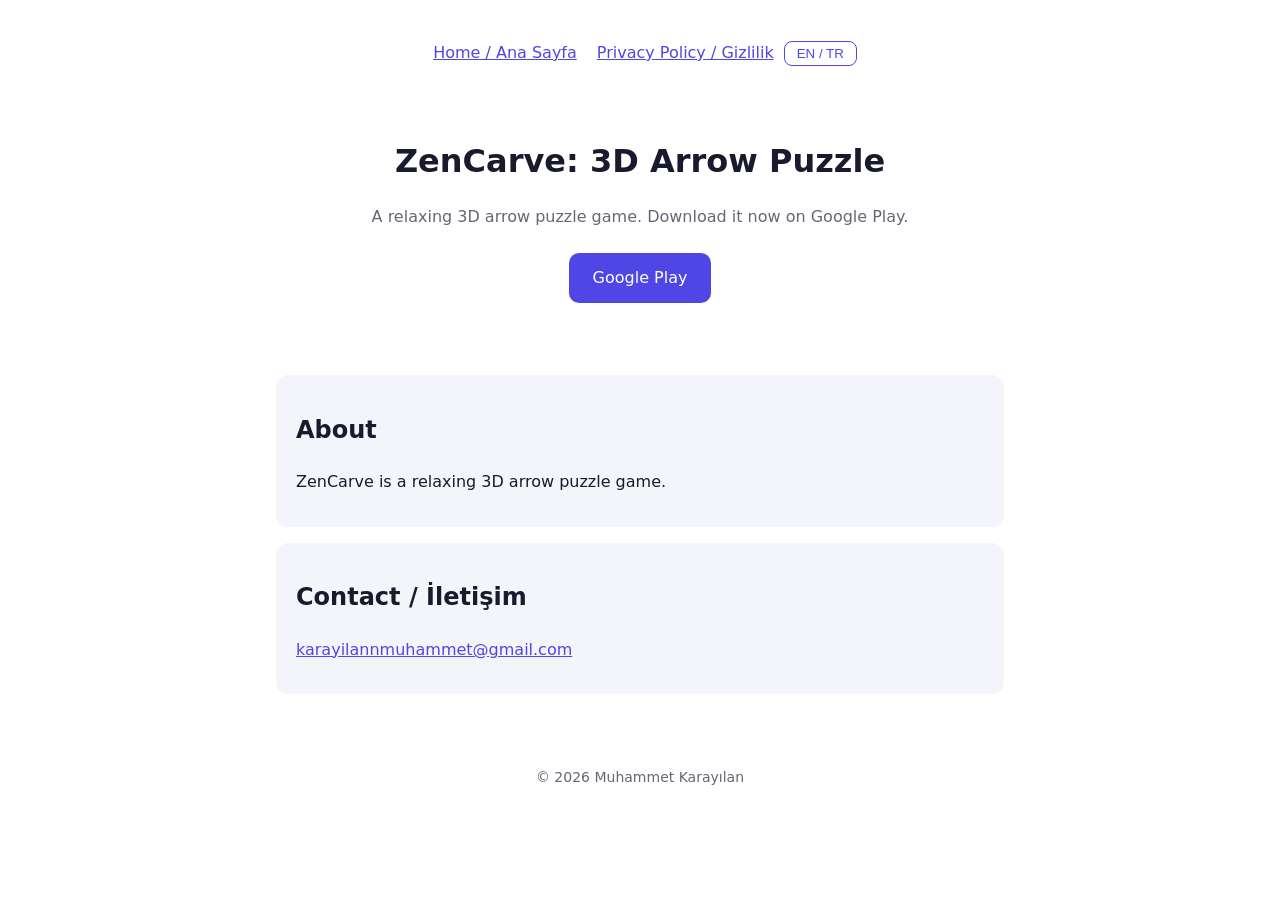
<file: index.html>
<!doctype html><html lang="en"><head><meta charset="utf-8"><meta name="viewport" content="width=device-width,initial-scale=1">
<title>ZenCarve: 3D Arrow Puzzle</title><meta name="description" content="ZenCarve: 3D Arrow Puzzle - short description"><link rel="stylesheet" href="style.css"></head>
<body><div class="wrap"><nav><a href="index.html">Home / Ana Sayfa</a><a href="privacy.html">Privacy Policy / Gizlilik</a><button class="l" onclick="document.body.classList.toggle('tr')">EN / TR</button></nav>
<header><h1>ZenCarve: 3D Arrow Puzzle</h1>
<p class="sub lang-en">A relaxing 3D arrow puzzle game. Download it now on Google Play.</p>
<p class="sub lang-tr">Rahatlatıcı bir 3D ok bulmaca oyunu. Hemen Google Play'den indir.</p>
<a class="btn" href="https://play.google.com/store/apps/details?id=com.karayilann.zencarve">Google Play</a></header>
<div class="card lang-en"><h2>About</h2><p>ZenCarve is a relaxing 3D arrow puzzle game.</p></div>
<div class="card lang-tr"><h2>Hakkında</h2><p>ZenCarve rahatlatıcı bir 3D ok bulmaca oyunudur.</p></div>
<div class="card"><h2>Contact / İletişim</h2><p><a href="mailto:karayilannmuhammet@gmail.com">karayilannmuhammet@gmail.com</a></p></div>
</div><footer>© 2026 Muhammet Karayılan</footer></body></html>
</file>
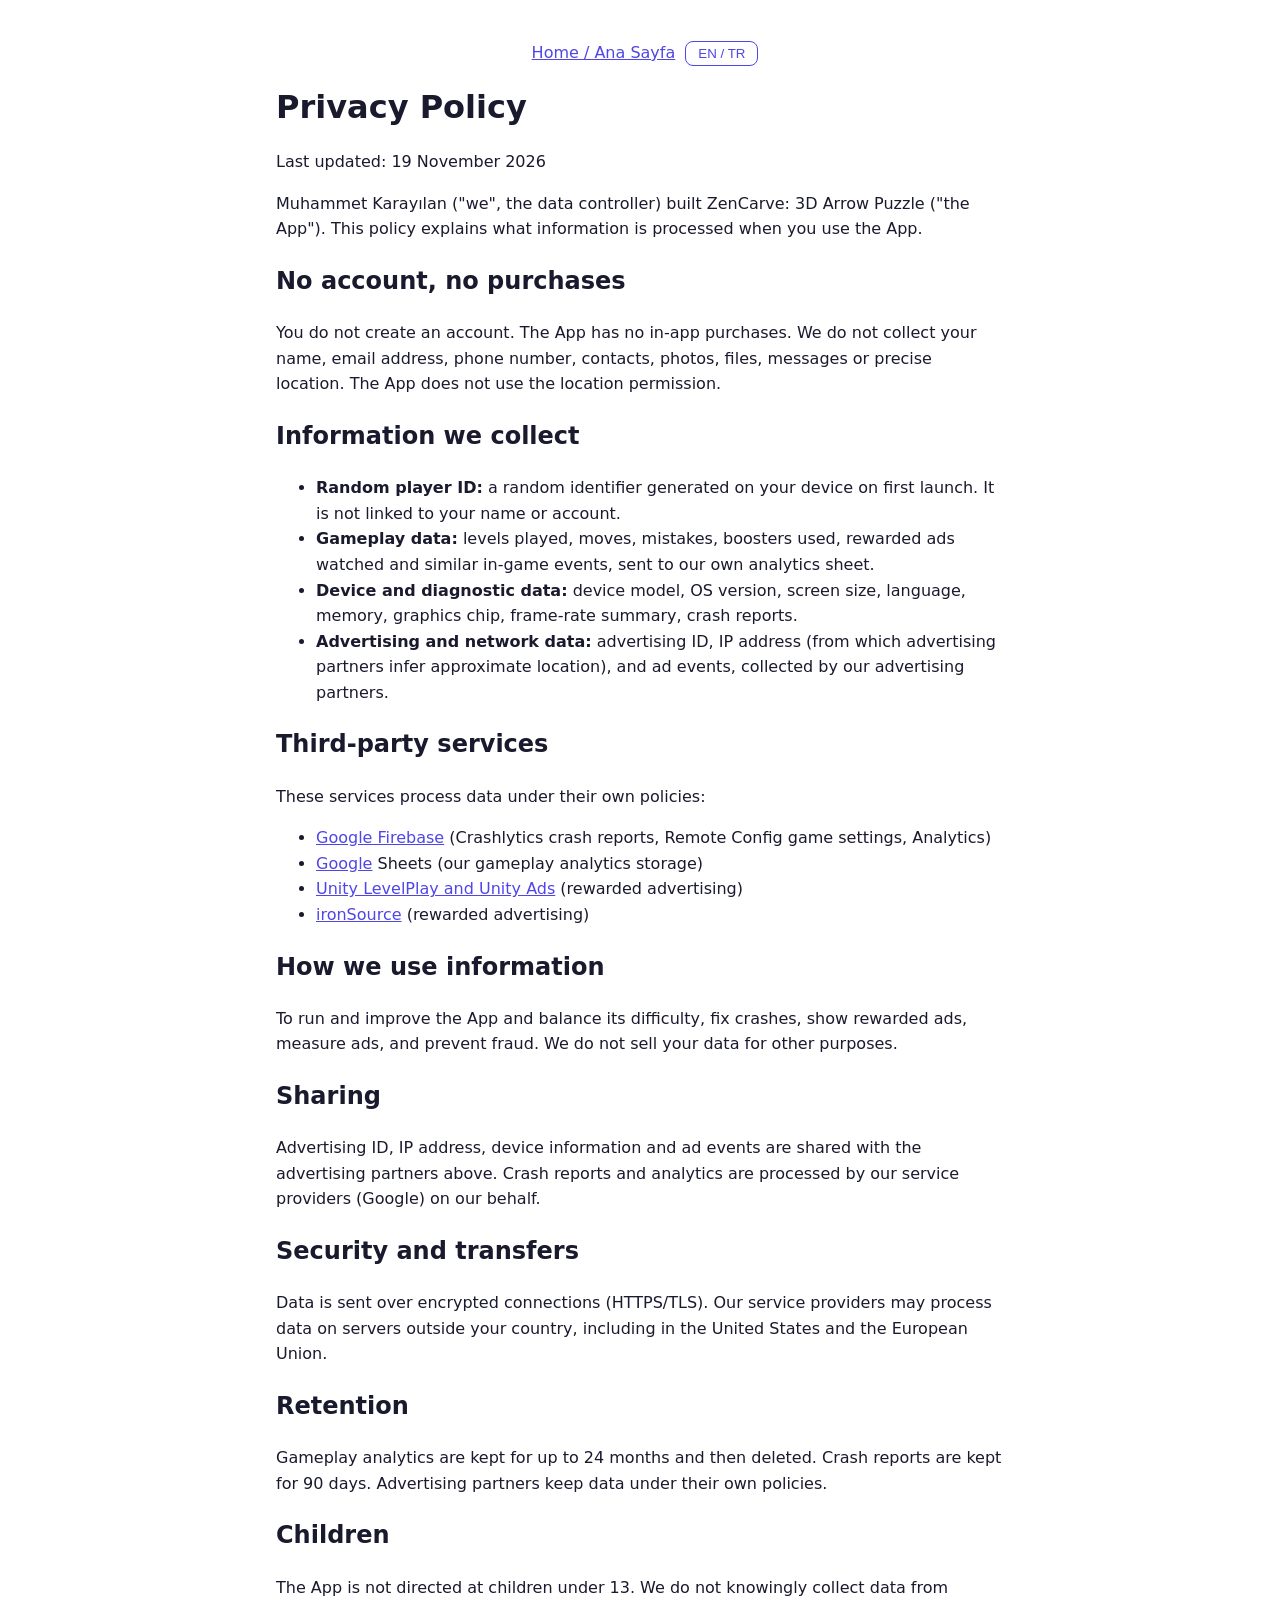
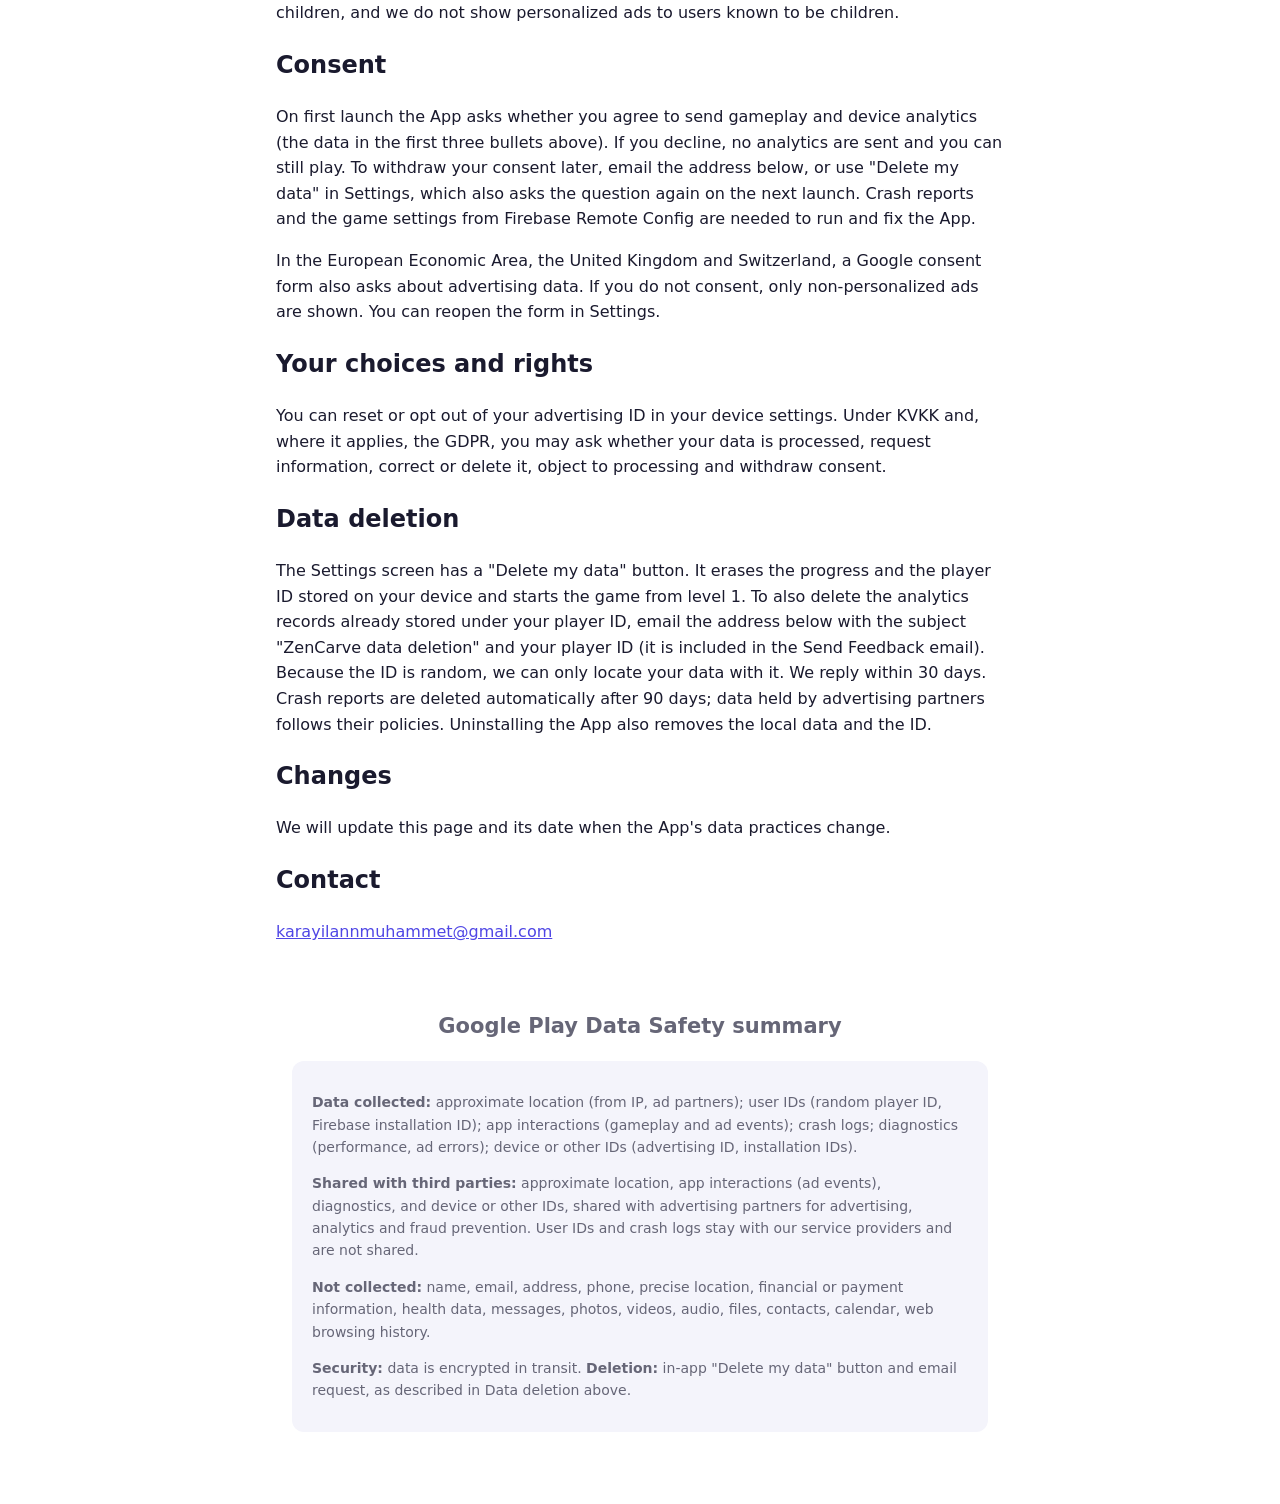
<file: privacy.html>
<!doctype html><html lang="en"><head><meta charset="utf-8"><meta name="viewport" content="width=device-width,initial-scale=1">
<title>Privacy Policy - ZenCarve: 3D Arrow Puzzle</title><link rel="stylesheet" href="style.css"></head>
<body><div class="wrap"><nav><a href="index.html">Home / Ana Sayfa</a><button class="l" onclick="document.body.classList.toggle('tr')">EN / TR</button></nav>
<div class="lang-en"><h1>Privacy Policy</h1><p>Last updated: 19 November 2026</p>
<p>Muhammet Karayılan ("we", the data controller) built ZenCarve: 3D Arrow Puzzle ("the App"). This policy explains what information is processed when you use the App.</p>
<h2>No account, no purchases</h2><p>You do not create an account. The App has no in-app purchases. We do not collect your name, email address, phone number, contacts, photos, files, messages or precise location. The App does not use the location permission.</p>
<h2>Information we collect</h2>
<ul><li><b>Random player ID:</b> a random identifier generated on your device on first launch. It is not linked to your name or account.</li>
<li><b>Gameplay data:</b> levels played, moves, mistakes, boosters used, rewarded ads watched and similar in-game events, sent to our own analytics sheet.</li>
<li><b>Device and diagnostic data:</b> device model, OS version, screen size, language, memory, graphics chip, frame-rate summary, crash reports.</li>
<li><b>Advertising and network data:</b> advertising ID, IP address (from which advertising partners infer approximate location), and ad events, collected by our advertising partners.</li></ul>
<h2>Third-party services</h2><p>These services process data under their own policies:</p>
<ul><li><a href="https://firebase.google.com/support/privacy">Google Firebase</a> (Crashlytics crash reports, Remote Config game settings, Analytics)</li>
<li><a href="https://policies.google.com/privacy">Google</a> Sheets (our gameplay analytics storage)</li>
<li><a href="https://unity.com/legal/privacy-policy">Unity LevelPlay and Unity Ads</a> (rewarded advertising)</li>
<li><a href="https://www.is.com/privacy-policy/">ironSource</a> (rewarded advertising)</li></ul>
<h2>How we use information</h2><p>To run and improve the App and balance its difficulty, fix crashes, show rewarded ads, measure ads, and prevent fraud. We do not sell your data for other purposes.</p>
<h2>Sharing</h2><p>Advertising ID, IP address, device information and ad events are shared with the advertising partners above. Crash reports and analytics are processed by our service providers (Google) on our behalf.</p>
<h2>Security and transfers</h2><p>Data is sent over encrypted connections (HTTPS/TLS). Our service providers may process data on servers outside your country, including in the United States and the European Union.</p>
<h2>Retention</h2><p>Gameplay analytics are kept for up to 24 months and then deleted. Crash reports are kept for 90 days. Advertising partners keep data under their own policies.</p>
<h2>Children</h2><p>The App is not directed at children under 13. We do not knowingly collect data from children, and we do not show personalized ads to users known to be children.</p>
<h2>Consent</h2><p>On first launch the App asks whether you agree to send gameplay and device analytics (the data in the first three bullets above). If you decline, no analytics are sent and you can still play. To withdraw your consent later, email the address below, or use "Delete my data" in Settings, which also asks the question again on the next launch. Crash reports and the game settings from Firebase Remote Config are needed to run and fix the App.</p>
<p>In the European Economic Area, the United Kingdom and Switzerland, a Google consent form also asks about advertising data. If you do not consent, only non-personalized ads are shown. You can reopen the form in Settings.</p>
<h2>Your choices and rights</h2><p>You can reset or opt out of your advertising ID in your device settings. Under KVKK and, where it applies, the GDPR, you may ask whether your data is processed, request information, correct or delete it, object to processing and withdraw consent.</p>
<h2 id="delete">Data deletion</h2><p>The Settings screen has a "Delete my data" button. It erases the progress and the player ID stored on your device and starts the game from level 1. To also delete the analytics records already stored under your player ID, email the address below with the subject "ZenCarve data deletion" and your player ID (it is included in the Send Feedback email). Because the ID is random, we can only locate your data with it. We reply within 30 days. Crash reports are deleted automatically after 90 days; data held by advertising partners follows their policies. Uninstalling the App also removes the local data and the ID.</p>
<h2>Changes</h2><p>We will update this page and its date when the App's data practices change.</p>
<h2>Contact</h2><p><a href="mailto:karayilannmuhammet@gmail.com">karayilannmuhammet@gmail.com</a></p>
<footer><h2>Google Play Data Safety summary</h2>
<div class="card" style="text-align:left"><p><b>Data collected:</b> approximate location (from IP, ad partners); user IDs (random player ID, Firebase installation ID); app interactions (gameplay and ad events); crash logs; diagnostics (performance, ad errors); device or other IDs (advertising ID, installation IDs).</p>
<p><b>Shared with third parties:</b> approximate location, app interactions (ad events), diagnostics, and device or other IDs, shared with advertising partners for advertising, analytics and fraud prevention. User IDs and crash logs stay with our service providers and are not shared.</p>
<p><b>Not collected:</b> name, email, address, phone, precise location, financial or payment information, health data, messages, photos, videos, audio, files, contacts, calendar, web browsing history.</p>
<p><b>Security:</b> data is encrypted in transit. <b>Deletion:</b> in-app "Delete my data" button and email request, as described in Data deletion above.</p></div></footer></div>
<div class="lang-tr"><h1>Gizlilik Politikası</h1><p>Son güncelleme: 19 Kasım 2026</p>
<p>Muhammet Karayılan ("biz", veri sorumlusu), ZenCarve: 3D Arrow Puzzle ("Uygulama") uygulamasını geliştirdi. Bu politika, Uygulamayı kullanırken hangi bilgilerin işlendiğini açıklar.</p>
<h2>Hesap yok, satın alma yok</h2><p>Hesap oluşturmazsınız. Uygulamada uygulama içi satın alma yoktur. Adınızı, e-posta adresinizi, telefon numaranızı, kişilerinizi, fotoğraflarınızı, dosyalarınızı, mesajlarınızı veya kesin konumunuzu toplamayız. Uygulama konum iznini kullanmaz.</p>
<h2>Topladığımız bilgiler</h2>
<ul><li><b>Rastgele oyuncu kimliği:</b> ilk açılışta cihazınızda üretilen rastgele bir kimlik. Adınıza veya bir hesaba bağlı değildir.</li>
<li><b>Oyun verileri:</b> oynanan bölümler, hamleler, hatalar, kullanılan güçlendiriciler, izlenen ödüllü reklamlar ve benzeri oyun içi olaylar; kendi analitik tablomuza gönderilir.</li>
<li><b>Cihaz ve tanılama verileri:</b> cihaz modeli, işletim sistemi sürümü, ekran boyutu, dil, bellek, grafik yongası, kare hızı özeti, çökme raporları.</li>
<li><b>Reklam ve ağ verileri:</b> reklam kimliği, IP adresi (reklam ortaklarının buradan yaklaşık konum çıkarır) ve reklam olayları; reklam ortaklarımız tarafından toplanır.</li></ul>
<h2>Üçüncü taraf hizmetler</h2><p>Bu hizmetler verileri kendi politikalarına göre işler:</p>
<ul><li><a href="https://firebase.google.com/support/privacy">Google Firebase</a> (Crashlytics çökme raporları, Remote Config oyun ayarları, Analytics)</li>
<li><a href="https://policies.google.com/privacy">Google</a> Sheets (oyun analitiği depolamamız)</li>
<li><a href="https://unity.com/legal/privacy-policy">Unity LevelPlay ve Unity Ads</a> (ödüllü reklam)</li>
<li><a href="https://www.is.com/privacy-policy/">ironSource</a> (ödüllü reklam)</li></ul>
<h2>Bilgileri nasıl kullanırız</h2><p>Uygulamayı çalıştırmak ve geliştirmek, zorluğu dengelemek, çökmeleri düzeltmek, ödüllü reklam göstermek, reklamları ölçmek ve kötüye kullanımı önlemek için. Verilerinizi başka amaçlarla satmayız.</p>
<h2>Paylaşım</h2><p>Reklam kimliği, IP adresi, cihaz bilgileri ve reklam olayları yukarıdaki reklam ortaklarıyla paylaşılır. Çökme raporları ve analitik, adımıza hizmet sağlayıcılarımız (Google) tarafından işlenir.</p>
<h2>Güvenlik ve aktarım</h2><p>Veriler şifreli bağlantılarla (HTTPS/TLS) gönderilir. Hizmet sağlayıcılarımız verileri bulunduğunuz ülkenin dışındaki, Amerika Birleşik Devletleri ve Avrupa Birliği dahil sunucularda işleyebilir.</p>
<h2>Saklama süresi</h2><p>Oyun analitiği en fazla 24 ay saklanır ve sonra silinir. Çökme raporları 90 gün saklanır. Reklam ortakları verileri kendi politikalarına göre saklar.</p>
<h2>Çocuklar</h2><p>Uygulama 13 yaş altı çocuklara yönelik değildir; bilerek çocuklardan veri toplamayız ve çocuk olduğu bilinen kullanıcılara kişiselleştirilmiş reklam göstermeyiz.</p>
<h2>Onay</h2><p>İlk açılışta Uygulama, oyun ve cihaz analitiğini (yukarıdaki ilk üç madde) göndermeyi kabul edip etmediğinizi sorar. Reddederseniz analitik gönderilmez ve oyunu oynamaya devam edebilirsiniz. Onayı sonradan geri çekmek için aşağıdaki adrese e-posta gönderebilir veya Ayarlar'daki "Verilerimi sil" düğmesini kullanabilirsiniz; bu düğme soruyu bir sonraki açılışta yeniden sorar. Çökme raporları ve Firebase Remote Config oyun ayarları, Uygulamayı çalıştırmak ve düzeltmek için gereklidir.</p>
<p>Avrupa Ekonomik Alanı, Birleşik Krallık ve İsviçre'de ayrıca bir Google onay formu reklam verileri için de sorar. Onay vermezseniz yalnızca kişiselleştirilmemiş reklam gösterilir. Formu Ayarlar'dan yeniden açabilirsiniz.</p>
<h2>Seçimleriniz ve haklarınız</h2><p>Reklam kimliğinizi cihaz ayarlarından sıfırlayabilir veya devre dışı bırakabilirsiniz. KVKK ve geçerli olduğu yerlerde GDPR kapsamında verilerinizin işlenip işlenmediğini öğrenme, bilgi isteme, düzeltme, silme, işlemeye itiraz ve onayı geri çekme haklarına sahipsiniz.</p>
<h2 id="delete">Veri silme</h2><p>Ayarlar ekranında "Verilerimi sil" düğmesi vardır. Cihazınızdaki ilerlemeyi ve oyuncu kimliğini siler, oyun 1. bölümden başlar. Oyuncu kimliğiniz altında daha önce saklanan analitik kayıtlarını da sildirmek için aşağıdaki adrese "ZenCarve veri silme" konulu bir e-posta ve oyuncu kimliğinizi gönderin (kimlik Geri Bildirim e-postasında yer alır). Kimlik rastgele olduğu için verinizi yalnız bu kimlikle bulabiliriz. 30 gün içinde yanıtlarız. Çökme raporları 90 gün sonra kendiliğinden silinir; reklam ortaklarındaki veriler kendi politikalarına tabidir. Uygulamayı kaldırmak da yerel veriyi ve kimliği siler.</p>
<h2>Değişiklikler</h2><p>Uygulamanın veri uygulamaları değiştiğinde bu sayfayı ve tarihini güncelleriz.</p>
<h2>İletişim</h2><p><a href="mailto:karayilannmuhammet@gmail.com">karayilannmuhammet@gmail.com</a></p>
<footer><h2>Google Play Veri Güvenliği özeti</h2>
<div class="card" style="text-align:left"><p><b>Toplanan veriler:</b> yaklaşık konum (IP'den, reklam ortakları); kullanıcı kimlikleri (rastgele oyuncu kimliği, Firebase kurulum kimliği); uygulama etkileşimleri (oyun ve reklam olayları); çökme günlükleri; tanılama (performans, reklam hataları); cihaz veya diğer kimlikler (reklam kimliği, kurulum kimlikleri).</p>
<p><b>Üçüncü taraflarla paylaşılanlar:</b> yaklaşık konum, uygulama etkileşimleri (reklam olayları), tanılama ve cihaz veya diğer kimlikler; reklam, analitik ve dolandırıcılık önleme amacıyla reklam ortaklarıyla paylaşılır. Kullanıcı kimlikleri ve çökme günlükleri hizmet sağlayıcılarımızda kalır, paylaşılmaz.</p>
<p><b>Toplanmayanlar:</b> ad, e-posta, adres, telefon, kesin konum, finansal veya ödeme bilgisi, sağlık verisi, mesajlar, fotoğraf, video, ses, dosyalar, kişiler, takvim, web gezinme geçmişi.</p>
<p><b>Güvenlik:</b> veriler aktarım sırasında şifrelenir. <b>Silme:</b> uygulama içi "Verilerimi sil" düğmesi ve Veri silme bölümündeki e-posta yolu.</p></div></footer></div>
</div></body></html>
</file>
<file: style.css>
:root{--bg:#fff;--fg:#1a1a2e;--muted:#667;--accent:#4f46e5;--card:#f4f4fb}
@media(prefers-color-scheme:dark){:root{--bg:#12121c;--fg:#eee;--muted:#aab;--accent:#8b83ff;--card:#1c1c2b}}
*{box-sizing:border-box}body{margin:0;font:16px/1.6 system-ui,sans-serif;background:var(--bg);color:var(--fg)}
.wrap{max-width:760px;margin:0 auto;padding:24px 16px}
header{text-align:center;padding:48px 16px}h1{margin:.2em 0}p.sub{color:var(--muted)}
a{color:var(--accent)}.btn{display:inline-block;background:var(--accent);color:#fff;padding:12px 24px;border-radius:10px;text-decoration:none;margin:8px}
.card{background:var(--card);border-radius:12px;padding:16px 20px;margin:16px 0}
nav{text-align:center;margin:16px 0}nav a{margin:0 10px}
footer{text-align:center;color:var(--muted);padding:32px 16px;font-size:14px}
.lang-tr{display:none}body.tr .lang-tr{display:block}body.tr .lang-en{display:none}
button.l{background:none;border:1px solid var(--accent);color:var(--accent);border-radius:8px;padding:4px 12px;cursor:pointer}
</file>
